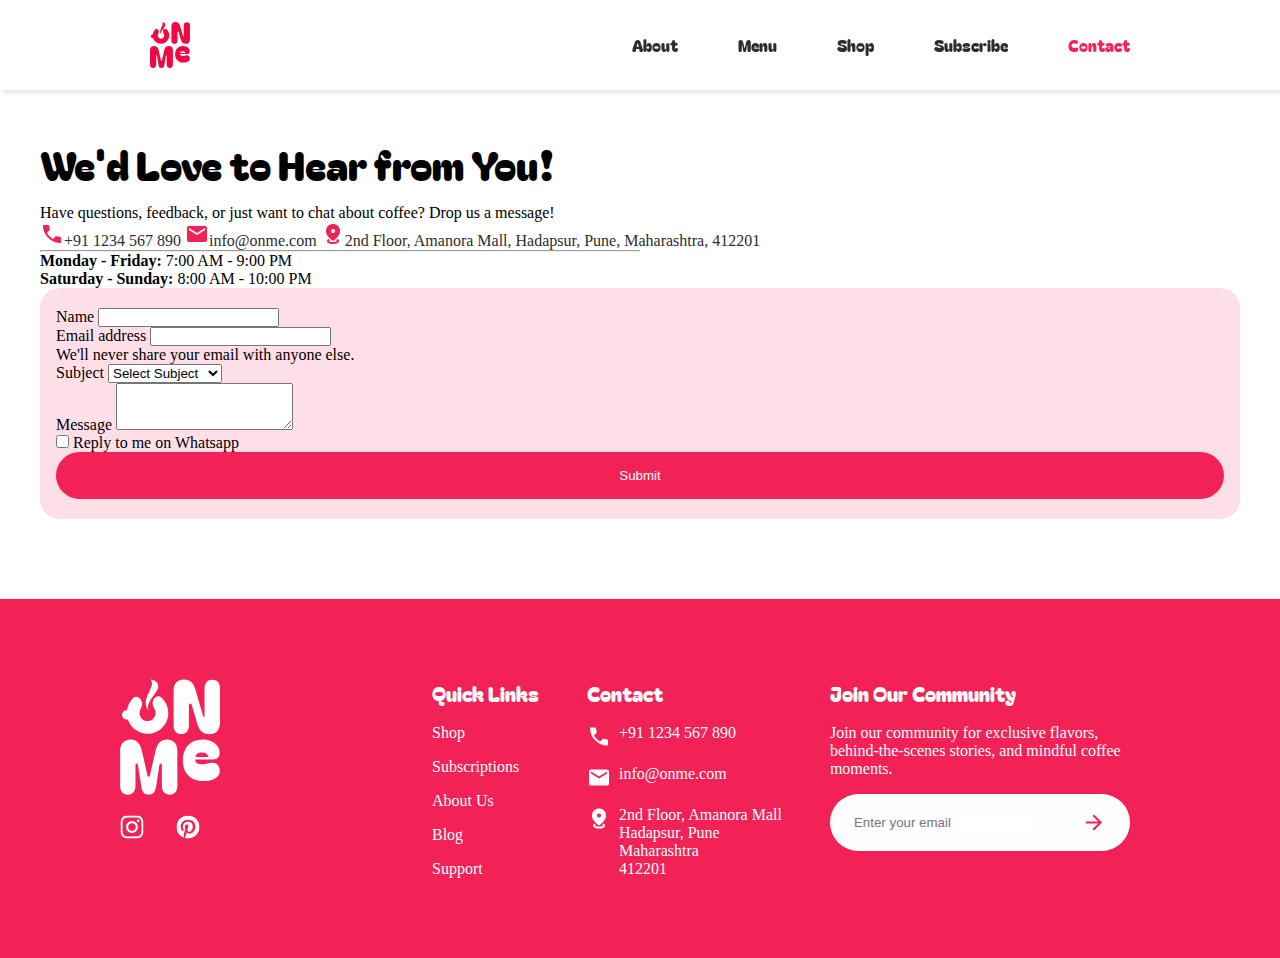
<file: contact.html>
<!DOCTYPE html>
<html lang="en">
  <head>
    <meta charset="UTF-8" />
    <meta name="viewport" content="width=device-width, initial-scale=1.0" />
    <title>Onme Cafe</title>
    <link rel="stylesheet" href="styles.css" />
    <link
      rel="stylesheet"
      href="https://cdnjs.cloudflare.com/ajax/libs/font-awesome/4.7.0/css/font-awesome.min.css"
    />
    <link
      href="https://cdn.jsdelivr.net/npm/bootstrap@5.0.2/dist/css/bootstrap.min.css"
      rel="stylesheet"
      integrity="sha384-EVSTQN3/azprG1Anm3QDgpJLIm9Nao0Yz1ztcQTwFspd3yD65VohhpuuCOmLASjC"
      crossorigin="anonymous"
    />
  </head>
  <body>
    <nav id="nav">
      <ul class="sidebar">
        <li onclick="hideSidebar()">
          <a href=".//index.html"><img src="img/Final Logo.svg" /></a>
        </li>
        <li><a href="#">About</a></li>
        <li><a href="#">Menu</a></li>
        <li><a href="#">Shop</a></li>
        <li><a href="./subscription.html">Subscribe</a></li>
        <li><a class="active" href="#">Contact</a></li>
      </ul>
      <ul>
        <li>
          <a href="./index.html"
            ><img src="img/Final Logo.svg" width="40px"
          /></a>
        </li>
        <li class="hideOnMobile"><a href="#">About</a></li>
        <li class="hideOnMobile"><a href="#">Menu</a></li>
        <li class="hideOnMobile"><a href="#">Shop</a></li>
        <li class="hideOnMobile">
          <a href="./subscription.html">Subscribe</a>
        </li>
        <li class="hideOnMobile">
          <a class="active" href="./contact.html">Contact</a>
        </li>
        <li class="menu-button" onclick="showSidebar()">
          <a href="#"
            ><svg
              xmlns="http://www.w3.org/2000/svg"
              height="26"
              viewBox="0 96 960 960"
              width="26"
            >
              <path
                d="M120 816v-60h720v60H120Zm0-210v-60h720v60H120Zm0-210v-60h720v60H120Z"
              />
            </svg>
          </a>
        </li>
      </ul>
    </nav>

    <div class="section contact">
      <div class="container row align-items-center justify-content-center">
        <div class="left col-md-6 d-flex flex-column gap-4 text-center text-md-start">
          <div class="section-heading">
            <h2>We'd Love to Hear from You!</h2>
            <p>
              Have questions, feedback, or just want to chat about coffee? Drop
              us a message!
            </p>
          </div>
          <div class="row gy-3">
            <a class="d-flex gap-3 col-12 contactinfo"
              ><img src="img/call-1_pink.png" class="object-fit-contain" />+91
              1234 567 890</a
            >
            <a class="d-flex  gap-3 col-12 contactinfo"
              ><img
                src="img/mail_pink.png"
                class="object-fit-contain"
              />info@onme.com</a
            >
            <a class="d-flex  gap-3 col-12 contactinfo"
              ><img src="img/call_pink.png" class="object-fit-contain" />2nd
              Floor, Amanora Mall, Hadapsur, Pune, Maharashtra, 412201</a
            >
          </div>
          <hr style="width: 50%" />

          <div class="row">
            <p><strong>Monday - Friday:</strong> 7:00 AM - 9:00 PM</p>
            <p><strong>Saturday - Sunday:</strong> 8:00 AM - 10:00 PM</p>
          </div>
        </div>
        <form class="col-md-6">
          <div class="mb-3">
            <label for="exampleInputName" class="form-label">Name</label>
            <input
              type="text"
              class="form-control"
              id="exampleInputName"
              aria-describedby="nameHelp"
            />
            <!-- <div id="nameHelp" class="form-text">We'll never share your email with anyone else.</div> -->
          </div>
          <div class="mb-3">
            <label for="exampleInputEmail1" class="form-label"
              >Email address</label
            >
            <input
              type="email"
              class="form-control"
              id="exampleInputEmail1"
              aria-describedby="emailHelp"
            />
            <div id="emailHelp" class="form-text">
              We'll never share your email with anyone else.
            </div>
          </div>
          <div class="mb-3">
            <label for="exampleInputSubject" class="form-label">Subject</label>
            <select class="form-select" aria-label="Default select example">
              <option selected>Select Subject</option>
              <option value="1">General Inquiry</option>
              <option value="2">Order Support</option>
              <option value="3">Collaboration</option>
              <option value="4">Feedback</option>
            </select>
          </div>
          <div class="mb-3">
            <label for="exampleFormControlTextarea1" class="form-label"
              >Message</label
            >
            <textarea
              class="form-control"
              id="exampleInputMessage"
              rows="3"
            ></textarea>
          </div>
          <div class="mb-3 form-check">
            <input
              type="checkbox"
              class="form-check-input"
              id="exampleCheck1"
            />
            <label class="form-check-label" for="exampleCheck1"
              >Reply to me on Whatsapp</label
            >
          </div>
          <button type="submit" class="btn btn-primary">Submit</button>
        </form>
      </div>
    </div>

    <div class="section footer">
      <div class="container horizontal">
        <div class="logo-social">
          <img src="img/final logo (white).svg" />
          <div class="social">
            <img src="img/Insia.svg" />
            <img src="img/Pinterest.svg" />
          </div>
        </div>

        <div class="footer-links">
          <div class="quick-links">
            <h3>Quick Links</h3>

            <a>Shop</a>
            <a>Subscriptions</a>
            <a>About Us</a>
            <a>Blog</a>
            <a>Support</a>
          </div>

          <div class="quick-links">
            <h3>Contact</h3>

            <a><img src="img/call.svg" />+91 1234 567 890</a>
            <a><img src="img/mail.svg" />info@onme.com</a>
            <a
              ><img src="img/location.svg" />2nd Floor, Amanora Mall<br />Hadapsur,
              Pune<br />Maharashtra<br />412201</a
            >
          </div>

          <div class="quick-links">
            <h3>Join Our Community</h3>
            <p>
              Join our community for exclusive flavors, behind-the-scenes
              stories, and mindful coffee moments.
            </p>

            <form>
              <input type="email" placeholder="Enter your email" />
              <button><img src="img/arrow_forward.svg" /></button>
            </form>
          </div>
        </div>
      </div>
    </div>
    <script type="text/javascript">
      function showSidebar() {
        const sidebar = document.querySelector(".sidebar");
        sidebar.style.display = "flex";
      }
      function hideSidebar() {
        const sidebar = document.querySelector(".sidebar");
        sidebar.style.display = "none";
      }
      window.onscroll = function() {scrollFunction()};

function scrollFunction() {
  if (document.body.scrollTop > 50 || document.documentElement.scrollTop > 50) {
    document.getElementById("nav").classList.add("scroll");
  } else {
    document.getElementById("nav").classList.remove("scroll");
  }
}
    </script>
    <script
      src="https://cdn.jsdelivr.net/npm/@popperjs/core@2.9.2/dist/umd/popper.min.js"
      integrity="sha384-IQsoLXl5PILFhosVNubq5LC7Qb9DXgDA9i+tQ8Zj3iwWAwPtgFTxbJ8NT4GN1R8p"
      crossorigin="anonymous"
    ></script>
    <script
      src="https://cdn.jsdelivr.net/npm/bootstrap@5.0.2/dist/js/bootstrap.min.js"
      integrity="sha384-cVKIPhGWiC2Al4u+LWgxfKTRIcfu0JTxR+EQDz/bgldoEyl4H0zUF0QKbrJ0EcQF"
      crossorigin="anonymous"
    ></script>
  </body>
</html>
</file>
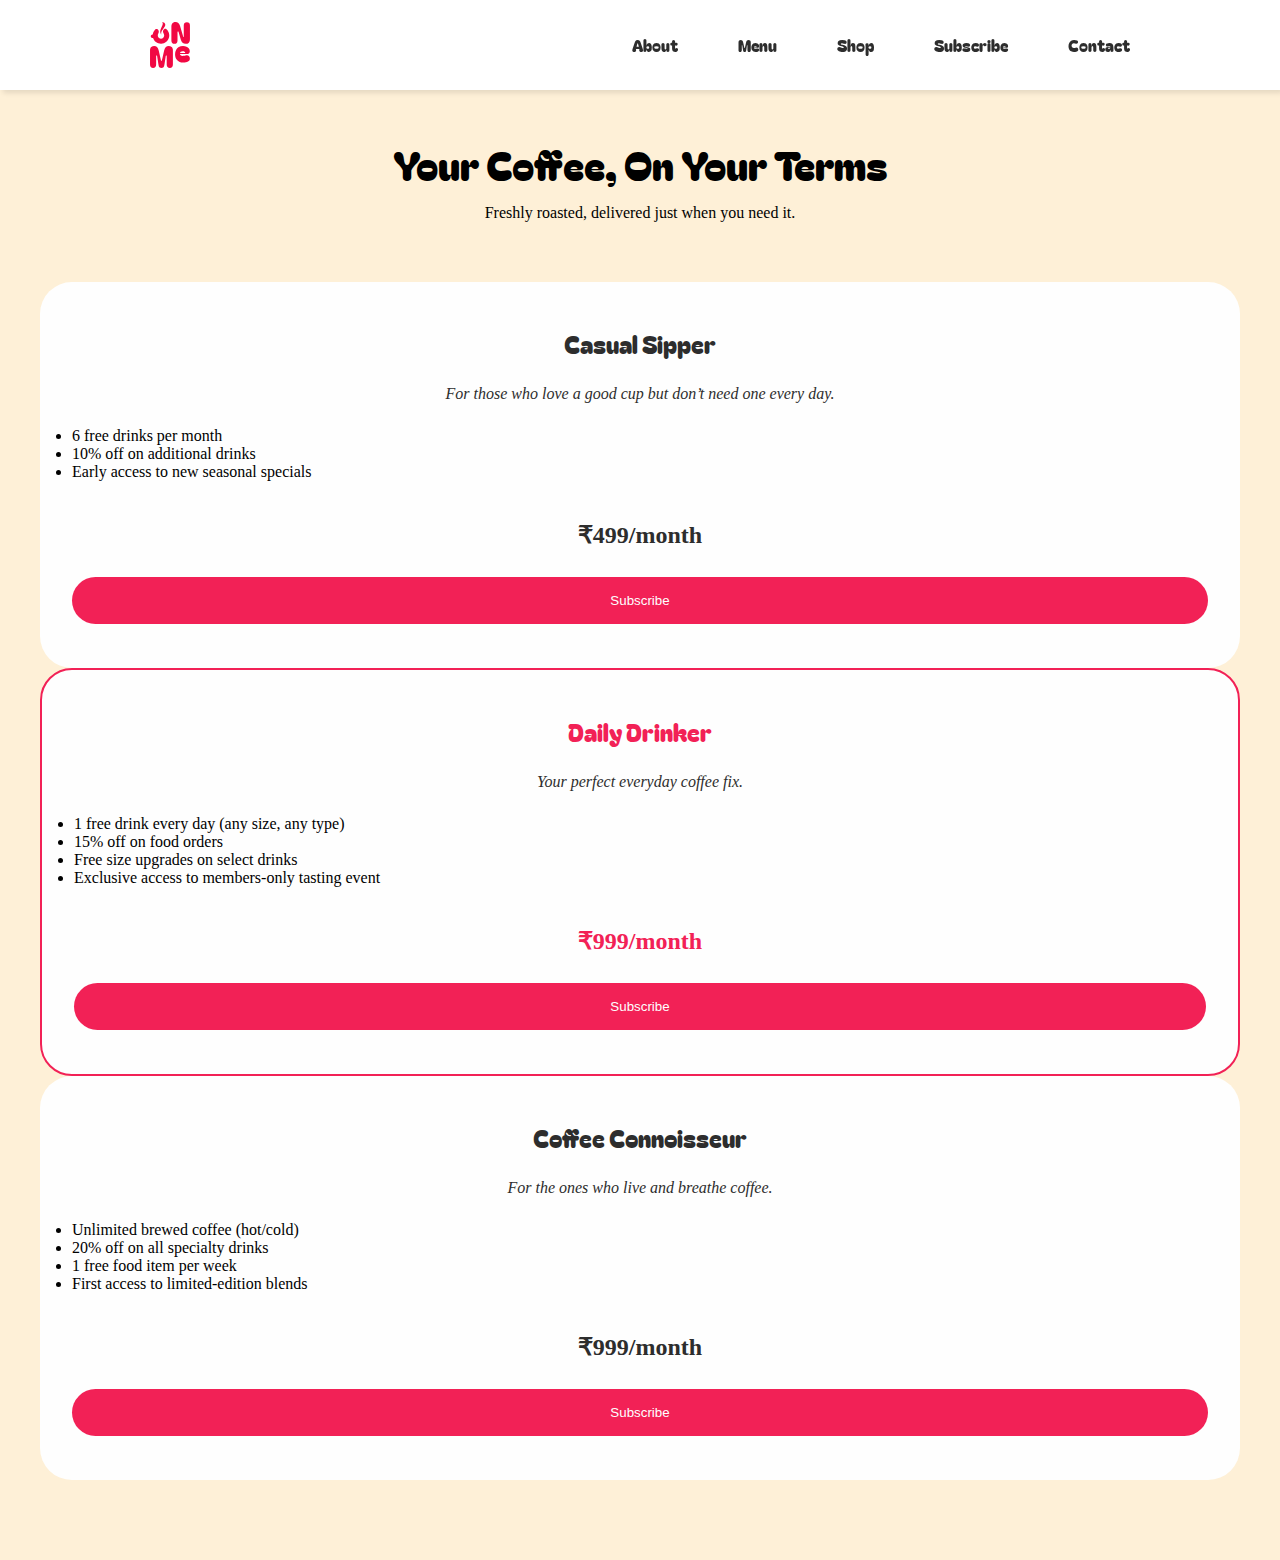
<file: subscription.html>
<!DOCTYPE html>
<html lang="en">
  <head>
    <meta charset="UTF-8" />
    <meta name="viewport" content="width=device-width, initial-scale=1.0" />
    <title>Onme Cafe</title>
    <link rel="stylesheet" href="styles.css" />
    <link
      rel="stylesheet"
      href="https://cdnjs.cloudflare.com/ajax/libs/font-awesome/4.7.0/css/font-awesome.min.css"
    />
    <link
      href="https://cdn.jsdelivr.net/npm/bootstrap@5.0.2/dist/css/bootstrap.min.css"
      rel="stylesheet"
      integrity="sha384-EVSTQN3/azprG1Anm3QDgpJLIm9Nao0Yz1ztcQTwFspd3yD65VohhpuuCOmLASjC"
      crossorigin="anonymous"
    />
  </head>
  <body>
    <nav>
        <ul class="sidebar">
          <li onclick="hideSidebar()">
            <a href="#"><img src="img/Final Logo.svg" /></a>
          </li>
          <li><a href="#">About</a></li>
          <li><a href="#">Menu</a></li>
          <li><a href="#">Shop</a></li>
          <li><a href="#">Subscribe</a></li>
          <li><a href="#">Contact</a></li>
        </ul>
        <ul>
          <li>
            <a href="#"><img src="img/Final Logo.svg" width="40px" /></a>
          </li>
          <li class="hideOnMobile"><a href="#">About</a></li>
          <li class="hideOnMobile"><a href="#">Menu</a></li>
          <li class="hideOnMobile"><a href="#">Shop</a></li>
          <li class="hideOnMobile"><a href="#">Subscribe</a></li>
          <li class="hideOnMobile"><a href="#">Contact</a></li>
          <li class="menu-button" onclick="showSidebar()">
            <a href="#"
              ><svg
                xmlns="http://www.w3.org/2000/svg"
                height="26"
                viewBox="0 96 960 960"
                width="26"
              >
                <path
                  d="M120 816v-60h720v60H120Zm0-210v-60h720v60H120Zm0-210v-60h720v60H120Z"
                />
              </svg>
            </a>
          </li>
        </ul>
      </nav>
      <div class="section subscriptionmain">
    <div class="container">
        <div class="section-heading">
            <h2>Your Coffee, On Your Terms</h2>
            <p>Freshly roasted, delivered just when you need it.</p>
          </div>
        <div class="row gy-5">
            <div class="col-lg-4"><div class="subscription-item">
                <div class="subscription-details">
                  <p class="subscription-name">Casual Sipper</p>
                  <p class="subscription-description">
                    For those who love a good cup but don’t need one every day.
                  </p>
                  <ul>
                    <li>6 free drinks per month</li>
                    <li>10% off on additional drinks</li>
                    <li>Early access to new seasonal specials</li>
                  </ul>
                </div>
    
                <div class="subscription-opt">
                  <p class="price">₹499/month</p>
                  <button>Subscribe</button>
                </div>
              </div></div>
            <div class="col-lg-4"><div class="subscription-item promoted">
                <div class="subscription-details">
                  <p class="subscription-name">Daily Drinker</p>
                  <p class="subscription-description">
                    Your perfect everyday coffee fix.
                  </p>
                  <ul>
                    <li>1 free drink every day (any size, any type)</li>
                    <li>15% off on food orders</li>
                    <li>Free size upgrades on select drinks</li>
                    <li>Exclusive access to members-only tasting event</li>
                  </ul>
                </div>
    
                <div class="subscription-opt">
                  <p class="price">₹999/month</p>
                  <button>Subscribe</button>
                </div>
              </div></div>
            <div class="col-lg-4"><div class="subscription-item">
                <div class="subscription-details">
                  <p class="subscription-name">Coffee Connoisseur</p>
                  <p class="subscription-description">
                    For the ones who live and breathe coffee.
                  </p>
                  <ul>
                    <li>Unlimited brewed coffee (hot/cold)</li>
                    <li>20% off on all specialty drinks</li>
                    <li>1 free food item per week</li>
                    <li>First access to limited-edition blends</li>
                  </ul>
                </div>
    
                <div class="subscription-opt">
                  <p class="price">₹999/month</p>
                  <button>Subscribe</button>
                </div>
              </div></div>
        </div>
    </div>
</div>
    <script
      src="https://cdn.jsdelivr.net/npm/@popperjs/core@2.9.2/dist/umd/popper.min.js"
      integrity="sha384-IQsoLXl5PILFhosVNubq5LC7Qb9DXgDA9i+tQ8Zj3iwWAwPtgFTxbJ8NT4GN1R8p"
      crossorigin="anonymous"
    ></script>
    <script
      src="https://cdn.jsdelivr.net/npm/bootstrap@5.0.2/dist/js/bootstrap.min.js"
      integrity="sha384-cVKIPhGWiC2Al4u+LWgxfKTRIcfu0JTxR+EQDz/bgldoEyl4H0zUF0QKbrJ0EcQF"
      crossorigin="anonymous"
    ></script>
  </body>
</html>
</file>
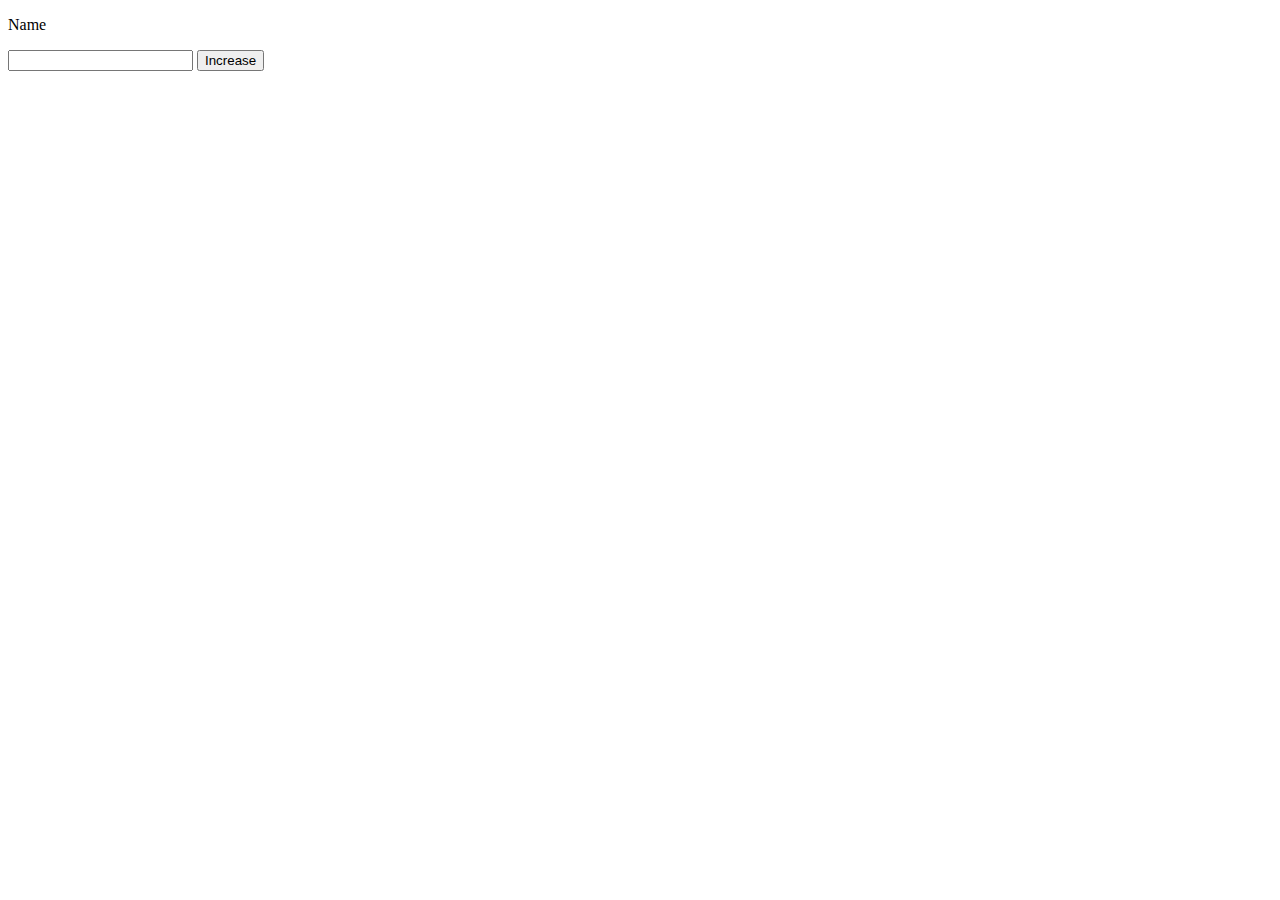
<file: xxx.html>
<!DOCTYPE html>
<html lang="en">
  <head>
    <meta charset="UTF-8" />
    <meta name="viewport" content="width=device-width, initial-scale=1.0" />
    <title>Document</title>
  </head>
  <body>
    <p>Name</p>
    <input type="text" id="name" />
    <button onclick="increase()">Increase</button>

    <script>
      function increase() {
        let text = Number(document.getElementById("name").value);
        document.getElementById("name").value = text + 1;
      }
    </script>
  </body>
</html>
</file>
<file: styles.css>
@import url("https://fonts.googleapis.com/css2?family=Bagel+Fat+One&display=swap");

* {
  margin: 0;
  padding: 0;
  box-sizing: border-box;
}

h1 {
  color: #2d2d2d;
  text-align: center;
  font-family: "Bagel Fat One";
  font-size: 80px;
  font-style: normal;
  font-weight: 400;
  line-height: normal;
  margin-bottom: 16px;
}

h2 {
  font-family: "Bagel Fat One";
  font-size: 40px;
  font-style: normal;
  font-weight: 400;
  line-height: 48px; /* 120% */
  margin-bottom: 16px;
}

.section {
  width: 100%;
  padding: 80px 16px;
}

.container {
  width: 100%;
  margin: 0 auto;
  max-width: 1200px;
}

.horizontal {
  display: flex;
  flex-direction: row;
}

.vertical {
  display: flex;
  flex-direction: column;
}

.hero p {
  color: #2d2d2d;
  text-align: center;
  font-family: "Roboto";
  font-size: 24px;
  font-style: normal;
  font-weight: 400;
  line-height: normal;
}

button {
  display: flex;
  padding: 16px 32px;
  justify-content: center;
  align-items: center;
  gap: 10px;
  border-radius: 120px !important;
  background: #f22156;
  border: none;
  color: #fefefe;
}

.hero {
  padding-top: 200px;
}

.cta {
  margin-top: 32px;
  width: fit-content;
}

.hero .container {
  justify-content: center;
  align-items: center;
}

.imgslider {
  margin-top: 64px;
  display: flex;
  flex-direction: row;
  justify-content: center;
  align-items: center;
  /* gap: 400px; */
  width: 100%;
  overflow-y: hidden;
  position: relative;
}

.imgslider::-webkit-scrollbar {
  display: none;
}

/* Hide scrollbar for IE, Edge and Firefox */
.imgslider {
  -ms-overflow-style: none; /* IE and Edge */
  scrollbar-width: none; /* Firefox */
}

.menu .container {
  display: flex;
  flex-direction: column;
  justify-content: center;
  align-items: center;
  gap: 48px;
  align-self: stretch;
}

.menu > p {
  color: #2d2d2d;
  font-family: Roboto;
  font-size: 16px;
  font-style: normal;
  font-weight: 400;
  line-height: normal;
}
.menu h2 {
  margin: 0;
}
.menu .section-heading {
  display: flex;
  flex-direction: column;
  justify-content: center;
  align-items: flex-start;
  gap: 16px;
  align-self: stretch;
}

.menu-items {
  display: flex;
  flex-direction: column;
  align-items: center;
  gap: 90px;
  align-self: stretch;
}

.category {
  display: flex;
  flex-direction: row;
  justify-content: center;
  align-items: flex-start;
  gap: 20px;
  /* margin-top: 64px; */
}

.category-img {
  width: 45%;
  /* background-color: red; */
  max-height: 440px;
}

.category-list {
  margin-top: 20px;
  width: 45%;
  display: flex;
  padding: 20px;
  flex-direction: column;
  align-items: flex-start;
  gap: 40px;
  align-self: stretch;
  border-radius: 20px;
  background: #f22156;
}

.category-list h3 {
  color: #fefefe;

  font-family: "Bagel Fat One";
  font-size: 28px;
  font-style: normal;
  font-weight: 400;
  line-height: normal;
  align-self: stretch;
}

.category-items {
  display: flex;
  flex-direction: column;
  align-items: flex-start;
  gap: 20px;
  align-self: stretch;
}

.category-item {
  display: flex;
  align-items: flex-start;
  gap: 24px;
  align-self: stretch;
}

.item-detail {
  display: flex;
  flex-direction: column;
  align-items: flex-start;
  gap: 8px;
  flex: 1 0 0;
}

.item-name {
  color: #fefefe;
  font-family: Roboto;
  font-size: 16px;
  font-style: normal;
  font-weight: 700;
  line-height: 24px; /* 150% */
}

.item-desc {
  color: #fefefe;
  font-family: Roboto;
  font-size: 16px;
  font-style: italic;
  font-weight: 200;
  line-height: 24px; /* 150% */
}

.item-price {
  color: #fefefe;
  text-align: right;
  font-family: Roboto;
  font-size: 16px;
  font-style: normal;
  font-weight: 700;
  line-height: 24px; /* 150% */
}

.category-opp {
  display: flex;
  flex-direction: row-reverse;
  justify-content: center;
  align-items: flex-start;
  gap: 20px;
  /* margin-top: 64px; */
}

.subscription-wrapper {
  display: flex;
  justify-content: center;
  align-items: center;
  gap: 24px;
  align-self: stretch;
}

.subscription-details li{
  text-align:left;  
}

.subscription-item:nth-child(2){
  border:2px solid #f22156;
  /* padding-block: 100px; */
  height: 600px;
  justify-content: space-between;
}

.subscription-item {
  display: flex;
  flex-basis: 0;
  flex-grow: 1;
  /* height: 517px; */
  padding: 44px 32px;
  flex-direction: column;
  justify-content: center;
  gap:40px;
  align-items: center;
  border-radius: 32px;
  background: #fefefe;
  /* align-self: stretch; */
}

.subscription-item:hover{
  transform: translateY(-24px);
  transition: 300ms ease-in-out;
}

.subscription {
  position: relative;
  /* background:red; */
}

.bgrnd {
  width: 95%;
  height: 88%;
  position: absolute;
  left: 50%;
  top: 50%;
  transform: translate(-50%, -50%);
  border-radius: 80px;
  background: #FEF0D7;
  z-index: -1;
}

.subscription .section-heading {
  display: flex;
  flex-direction: column;
  align-items: center;
  gap: 16px;
  align-self: stretch;
  color: #2d2d2d;
}

.subscription .container {
  display: flex;
  padding: 20px;
  flex-direction: column;
  justify-content: center;
  align-items: center;
  gap: 48px;
  align-self: stretch;
}

.promoted {
  /* height: 625px;
  position: relative; */
  overflow: hidden;
}

.promoted .subscription-name {
  color: #f22156;
}

.promoted .price {
  color: #f22156;
}

.subscription-details {
  display: flex;
  flex-direction: column;
  align-items: flex-start;
  gap: 24px;
  align-self: stretch;
}

.subscription-name {
  align-self: stretch;
  color: #2d2d2d;
  text-align: center;
  font-family: "Bagel Fat One";
  font-size: 24px;
  font-style: normal;
  font-weight: 400;
  line-height: normal;
}

.subscription-description {
  align-self: stretch;
  color: #2d2d2d;
  text-align: center;
  font-family: Roboto;
  font-size: 16px;
  font-style: italic;
  font-weight: 300;
  line-height: normal;
}

.subscription ul {
  color: #2d2d2d;
  font-family: Roboto;
  font-size: 16px;
  font-style: normal;
  font-weight: 400;
  line-height: normal;

  display: flex;
  flex-direction: column;
  align-items: flex-start;
  gap: 16px;
  align-self: stretch;
}

.subscription-opt {
  display: flex;
  flex-direction: column;
  align-items: center;
  gap: 28px;
  align-self: stretch;
}

.price {
  color: #2d2d2d;
  font-family: Roboto;
  font-size: 24px;
  font-style: normal;
  font-weight: 600;
  line-height: normal;
}

.subscription-opt button {
  align-self: stretch;
}

.sticker {
  display: flex;
  width: 370px;
  padding: 7px 0px;
  justify-content: center;
  align-items: center;
  gap: 10px;
  position: absolute;
  background: #f22156;
  top: 0;
}

.sticker p {
  color: #f4e0e5;
  font-family: Roboto;
  font-size: 16px;
  font-style: normal;
  font-weight: 400;
  line-height: normal;
}

.section-heading p {
  font-family: Roboto;
  font-size: 16px;
  font-style: normal;
  font-weight: 400;
  line-height: normal;
}

.buy .container {
  display: flex;
  flex-direction: column;
  justify-content: center;
  align-items: center;
  gap: 48px;
  align-self: stretch;
}

.buy .section-heading {
  display: flex;
  flex-direction: column;
  align-items: flex-start;
  gap: 16px;
  align-self: stretch;
}

.buy-details {
  display: flex;
  flex-direction: column;
  align-items: flex-start;
  gap: 8px;
  align-self: stretch;
}

.buy-name {
  color: #2d2d2d;
  font-family: "Bagel Fat One";
  font-size: 28px;
  font-style: normal;
  font-weight: 400;
  line-height: normal;
}

.buy-desc {
  color: #2d2d2d;
  font-family: Roboto;
  font-size: 16px;
  font-style: normal;
  font-weight: 400;
  line-height: normal;
}

.buy-item {
  display: flex;
  flex-direction: column;
  align-items: flex-end;
  gap: 12px;
  flex: 1 0 0;
  width: 30%;
}

.buy-items {
  width: 100%;
  display: flex;
  justify-content: center;
  align-items: flex-start;
  gap: 20px;
  align-self: stretch;
}

.buy-img {
  display: flex;
  /* height: 521px; */
  flex-direction: column;
  justify-content: center;
  align-items: center;
  align-self: stretch;
  border-radius: 20px;
  object-fit: cover;
}

.buy-price {
  color: #f22156;
  font-family: Roboto;
  font-size: 24px;
  font-style: normal;
  font-weight: 700;
  line-height: normal;
  margin-top: 16px;
}

.testimonials .section-heading {
  display: flex;
  flex-direction: column;
  align-items: center;
  gap: 16px;
  align-self: stretch;
}

.testslider {
  margin-top: 48px;
  display: flex;
  flex-direction: row;
  justify-content: center;
  align-items: center;
  gap: 20px;
  width: 100%;
  overflow-y: hidden;
  position: relative;
}

.testslider::-webkit-scrollbar {
  display: none;
}

/* Hide scrollbar for IE, Edge and Firefox */
.testslider {
  -ms-overflow-style: none; /* IE and Edge */
  scrollbar-width: none; /* Firefox */
}

.overlay {
  width: 100%;
  height: 100%;
  flex-shrink: 0;
  background: linear-gradient(
    270deg,
    #fefefe 5%,
    rgba(254, 254, 254, 0) 25%,
    rgba(254, 254, 254, 0) 75%,
    #fefefe 95.5%
  );
  position: absolute;
}

.footer {
  display: flex;
  padding: 80px 120px;
  flex-direction: column;
  justify-content: center;
  align-items: center;
  gap: 10px;
  align-self: stretch;
  background: #f22156;
}

.footer .container {
  display: flex;
 flex-direction: row;  /* column-gap: 80px; */
}

.logo-social {
  display: flex;
  flex-direction: column;
  align-items: flex-start;
  gap: 20px;
  width: 30%;
}

.logo-social > img {
  width: 99.791px;
  height: 115.502px;
  aspect-ratio: 99.79/115.5;
}

.social {
  display: flex;
  align-items: flex-start;
  gap: 32px;
}

.social img {
  width: 24px;
  height: 24px;
}

.footer-links {
  display: flex;
  width:70%;
  align-items: flex-start;
  gap: 48px;
}

.quick-links {
  display: flex;
  flex-direction: column;
  align-items: flex-start;
  gap: 16px;
}

.quick-links h3 {
  color: #fefefe;
  font-family: "Bagel Fat One";
  font-size: 20px;
  font-style: normal;
  font-weight: 400;
  line-height: normal;
  align-self: stretch;
}

.quick-links a {
  display: flex;
  align-items: flex-start;
  gap: 8px;
  color: #fefefe !important;
  font-family: Roboto;
  font-size: 16px;
  font-style: normal;
  font-weight: 400;
  line-height: normal;
  text-decoration-line: none;
  text-decoration-style: solid;
  text-decoration-skip-ink: auto;
  text-decoration-thickness: auto;
  text-underline-offset: auto;
  text-underline-position: from-font;
}

.quick-links p {
  color: #fefefe;
  font-family: Roboto;
  font-size: 16px;
  font-style: normal;
  font-weight: 400;
  line-height: normal;
  max-width: 40ch;
}

.footer form {
  display: flex;
  padding: 16px 24px;
  justify-content: space-between;
  align-items: center;
  align-self: stretch;
  border-radius: 120px;
  background: #fefefe;
  border: none;
  width: 100%;
  max-width: 300px;
}

.footer input {
  background-color: none;
  border: none;
}

.footer button {
  background-color: transparent;
  padding: 0;
}

nav {
  display: flex;
  width: 100%;
  height: fit-content;
  padding: 20px 120px;
  justify-content: space-between;
  align-items: center;
  position: fixed;
  background: #fefefe;
  z-index: 100;
  top: 0;
}

.logo{
  width:80px;
}

.navlinks {
  display: flex;
  align-items: center;
  gap: 62px;
  list-style: none;
}

.navlinks a {
  color: #2d2d2d;
  text-align: center;
  font-family: "Bagel Fat One";
  font-size: 20px;
  font-style: normal;
  font-weight: 400;
  line-height: 28px; /* 140% */
  text-decoration: none;
}

.navlinks a:hover {
  color: #f22156;
}

.slick-slide {
  transform: scale(0.8);
  transition: all 0.5s;
  border-radius: 20px;
  overflow: hidden;
}

.slick-slide img {
  width: 100%;
  height: 100%;
  object-fit: cover;
  max-width: 100%;
  transition: all 0.5s;
}

.overlayslider{
  position: absolute;
  width: 100%;
  height: 100%;
  background-color: #2d2d2dc5;
  top:0;
  display: none;
  color: #fefefe;
}

.slick-slide .overlay{
  display: none;
}

.slick-center {
  transform: scale(1);
  border-radius: 20px;
}

.slick-center .overlayslider{
  display: flex;
  flex-direction: column;
  width: 100%;
  height: 100%;
  justify-content: flex-end;
  padding: 20px;
  text-align: left;
}

.overlayslider h3{
  align-self: stretch;
  color: #FFF;
font-family: "Bagel Fat One";
font-size: 36px;
font-style: normal;
font-weight: 400;
line-height: normal;
}

.overlayslider .testimonial-description{
  text-align: left;
  align-self: stretch;
  color: #FFF;
font-family: Roboto;
font-size: 20px;
font-style: normal;
font-weight: 400;
line-height: normal;
margin-top: 8px;
}

.overlayslider .testimonial-name{
  text-align: left;
  margin-top: 40px;
  color: #FFF;
font-family: "Bagel Fat One";
font-size: 24px;
font-style: normal;
font-weight: 400;
line-height: normal;
}

.slick-arrow {
  margin: 0;
  transform: scale(1.5);
  
}

.slick-next {
  right: 300px;
}

.slick-next:before {
  opacity: 1;
  font-size: 28px;
}

.slick-prev {
  left: 300px;
  z-index: 20;
}

.slick-prev:before {
  opacity: 1;
  font-size: 28px;
}

nav{
  background-color: white;
  box-shadow: 3px 3px 5px rgba(0, 0, 0, 0.1);
}

.scroll{
  /* background-color: red; */
  width: 90vw;
  border-radius: 80px;
  margin-inline: auto;
  left: 50%;
  transform: translate(-50%, 0);
  top: 20px;
  /* transition: 500ms ease; */

}

nav ul{
  margin-bottom: 0 !important;
}
nav ul{
  width: 100%;
  list-style: none;
  display: flex;
  justify-content: flex-end;
  align-items: center;
}
nav li{
  height: 50px;
}
.hideOnMobile:hover{
background-color: transparent !important;
}
nav a{
  height: 100%;
  padding: 0 30px;
  text-decoration: none;
  display: flex;
  align-items: center;
  color: #2d2d2d;
  font-family: 'Bagel Fat One';
}
nav a:hover{
  color: #f22156  !important;
}

nav a.active{
  color: #f22156 !important;
  /* font-weight: 700; */
}
nav li:first-child{
  margin-right: auto;
}
.sidebar{
  position: fixed;
  top: 0; 
  right: 0;
  height: 100vh;
  width: 100vw;
  background-color: rgba(255, 255, 255, 0.15);
  backdrop-filter: blur(12px);
  box-shadow: -10px 0 10px rgba(0, 0, 0, 0.1);
  list-style: none;
  display: none;
  flex-direction: column;
  align-items: flex-start;
  justify-content: flex-start;
  padding-top:80px;
}
.sidebar li{
  width: 100%;
  height: auto;
  margin-bottom: 20px;
}

.sidebar img{
  height: 40px;
}
.sidebar a{
  width: fit-content;
  margin: 0 auto;
  text-align: center;
}
.menu-button{
  display: none;
}

.subscriptionmain{
  background-color: #FEF0D7;
  padding-top:140px;
  text-align: center;
}

.promoted{
  border: 2px solid #f22156;
}

.subscriptionmain .section-heading{
  margin-bottom: 60px;
}

.faq .section-heading{
  margin-bottom: 60px;
  text-align: center;
}

.accordion-item{
  border:none !important;
}

.accordion-button:not(.collapsed) {
  color: #f22156 !important;
  background-color: #ffdfe7 !important;
  box-shadow:none !important;
}

.accordion-button:focus {
  border-color: transparent !important;
}

.contact{
  padding-top:140px;
}

form .btn-primary{
width: 100%;
background-color: #f22156 !important;
border: 0 !important;
}

.contact form {
  background-color: #ffdfe7 !important;
  border-radius: 20px;
  padding: 20px 16px;
}

.left a img{
  height: 24px;
  object-fit: contain;
  /* width:100%; */
}

.left a{
  text-decoration: none;
  color: #2d2d2d;
}

.left a:hover{
  text-decoration: none;
  color: #2d2d2d;
}

.contact .container{
  margin-inline: auto;
}

.form-control:focus, .form-select:focus, .form-check-input:focus{
  box-shadow: none !important;
  border-color: #2d2d2d !important;

}

@media(max-width: 800px){
  .hideOnMobile{
    display: none;
  }
  .menu-button{
    display: block;
  }
  
}
@media(max-width: 400px){
  .sidebar{
    width: 100%;
  }
}

@media only screen and (max-width : 768px)
{
  .contact{
    padding-top: 120px !important;
  }
  .category{
    flex-direction: column;
  }

  .category-opp{
    flex-direction: column;
  }

  .category-img {
    width: 100%;
    height:300px;
    object-fit: cover;
    border-radius: 20px;
    
  }
  
  .category-list {
    width: 100%;
  }

  .subscription-wrapper {
    flex-direction: column;
  }

  .buy-items {
    justify-content: flex-start;
    gap: 0;
    overflow-x: scroll;
  }

  .buy-item {
    padding-inline: 16px;
    /* width: 45% !important; */
    min-width: 400px;
  }

  .buy-img{
    height: 300px;
  }

  .footer .container{
    flex-direction: column;
  }

  .logo-social{
    width: 100%;
    align-items: center;
  }

  .footer-links{
    width: 100%;
    flex-direction: row;
    justify-content: space-around;
    align-items: flex-start;
    margin-top: 20px;
    flex-wrap: wrap;
  }

  .quick-links{
    padding-block: 20px;
    align-items: center;
  }
  

  .quick-links h3{
    text-align: center;
  }

  .quick-links a{
   flex-direction: column;
   justify-content: center;
   align-items: center;
   text-align: center;
  }

  .section-heading{
    text-align: center !important; 
    justify-content: center !important;
    align-items: center !important;
  }

  .bgrnd{
    height: 100%;
    width: 95%;
  }

  .subscription-item{
    width: 100%;
  }

  .subscription-wrapper{
    padding-inline: 16px;
  }

  h1 {
    font-size: 40px;
  }

  .hero p {
    font-size:16px;
  }

  .hero {
    padding-top:120px !important;
  }
  
  .section{
    padding: 40px 16px;
  }

  .footer{
    padding: 40px 16px;
  }
  nav{
    padding: 20px 16px;
    
  }
  .contactinfo{
    display: flex;
    flex-direction: column;
    align-items: center;
    text-align: center;
  }

  .contact .container{
    padding-inline: 0px;
  }

  .contact form{
    padding: 40px 16px;
  }
}

@media only screen and (max-width: 450px){
  .footer-links{
    flex-direction: column;
    align-items: center;
flex-wrap: nowrap;
gap:16px;  }

.quick-links{
  align-items: center;
  justify-content: center;
}

.footer form {
  align-self: center;
}

.contact{
  padding-top: 100px;
}
}
</file>
